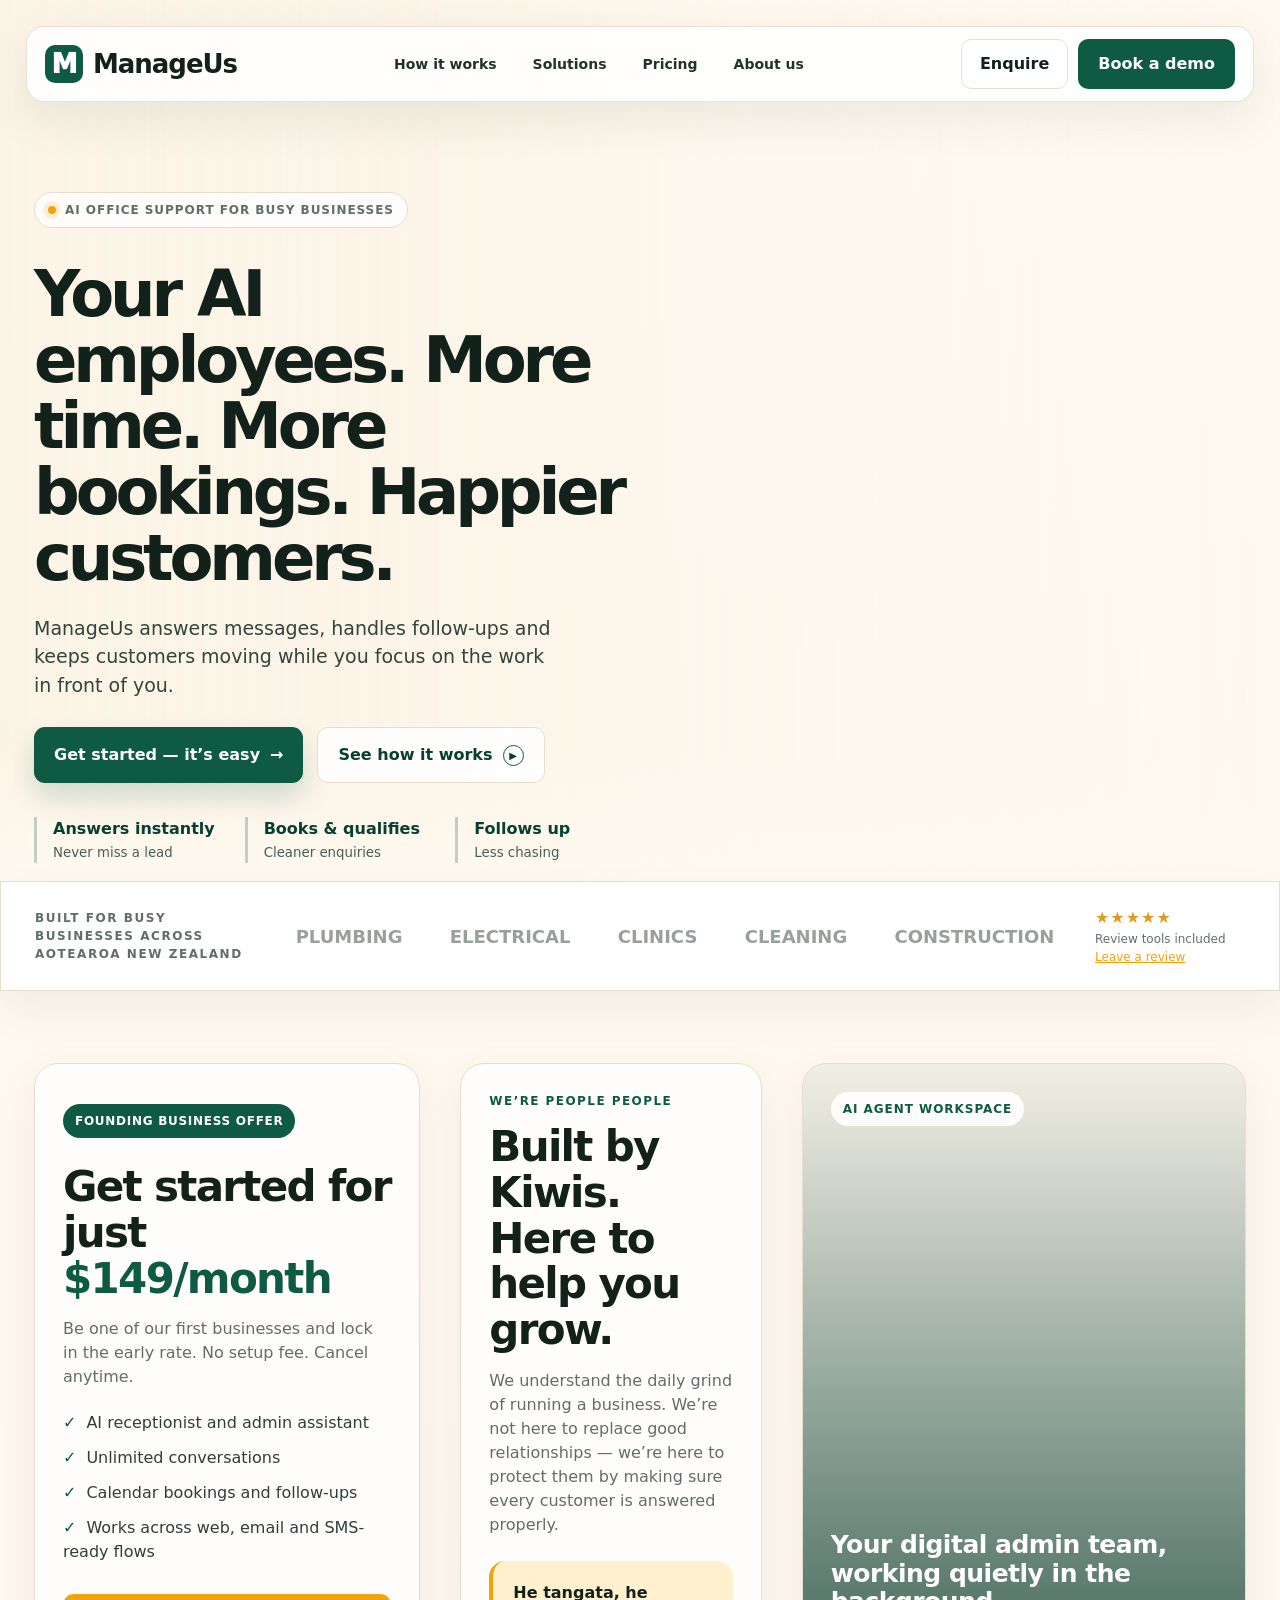
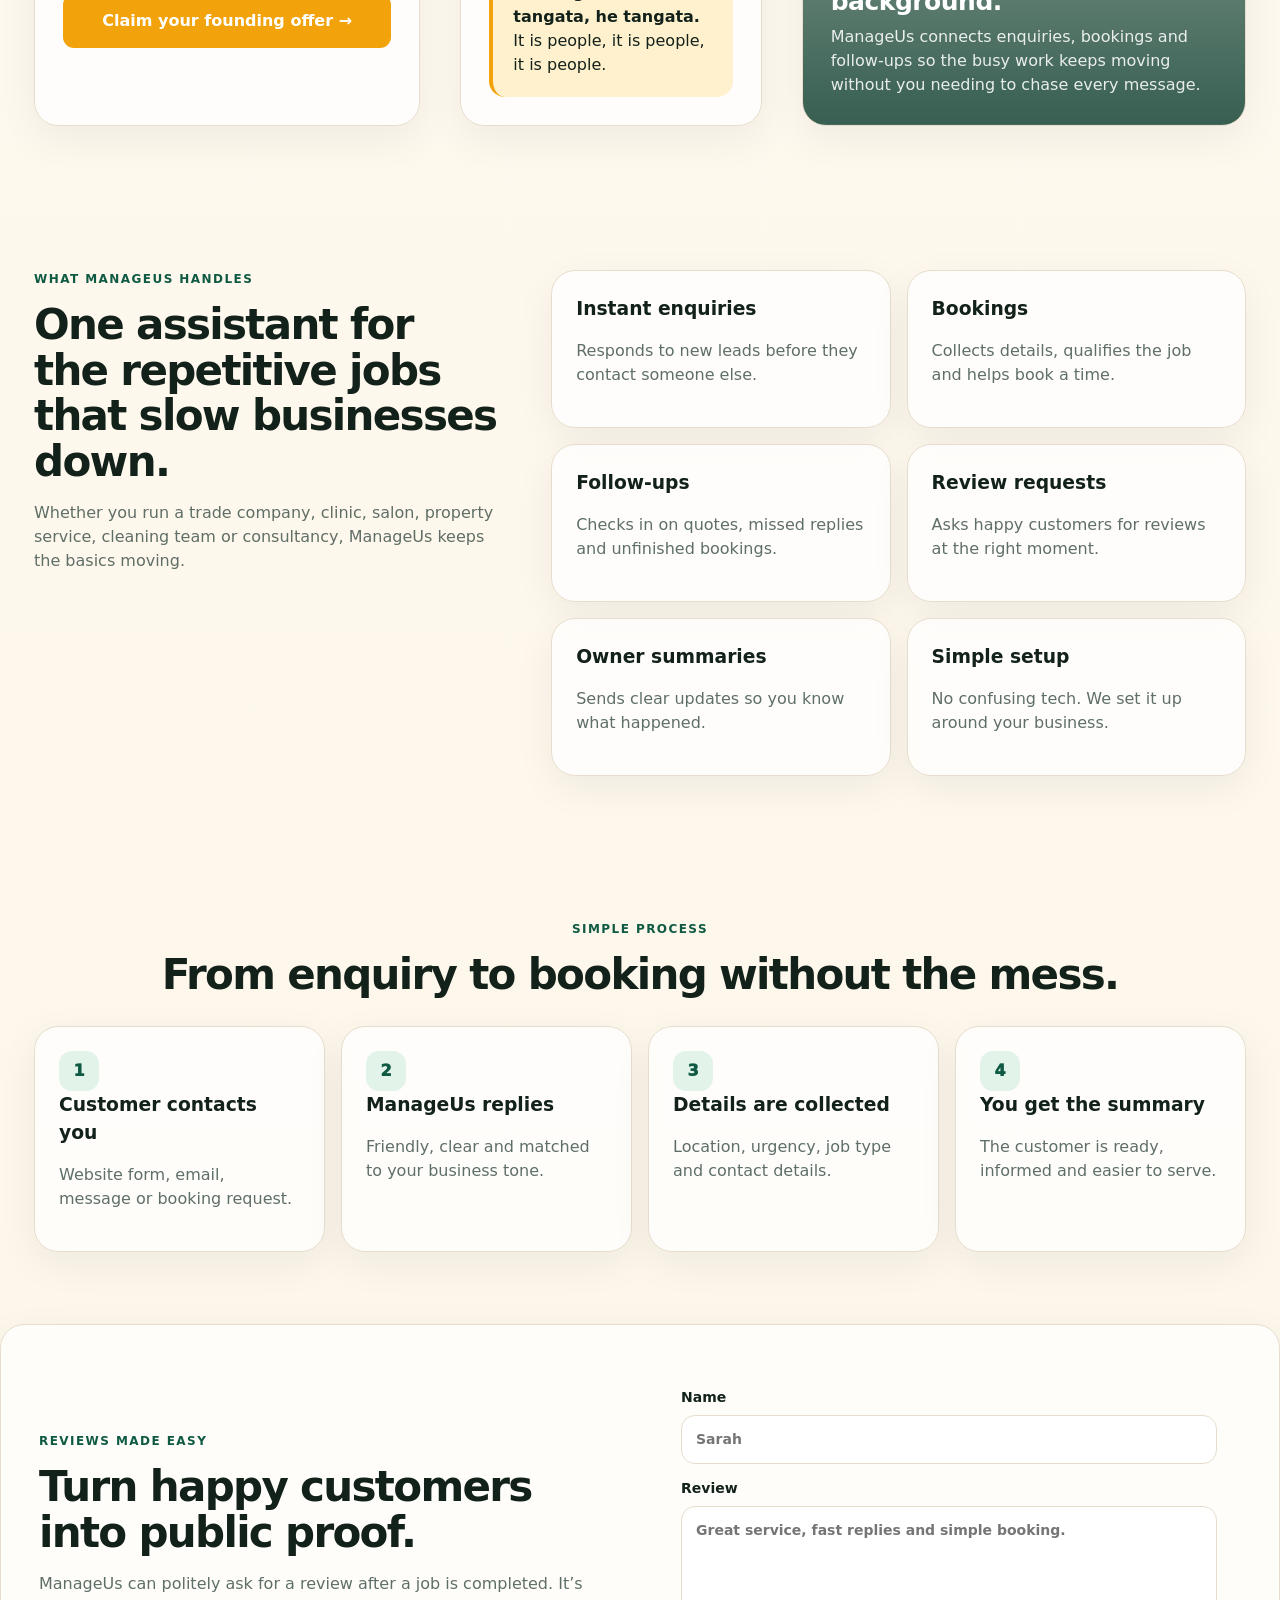
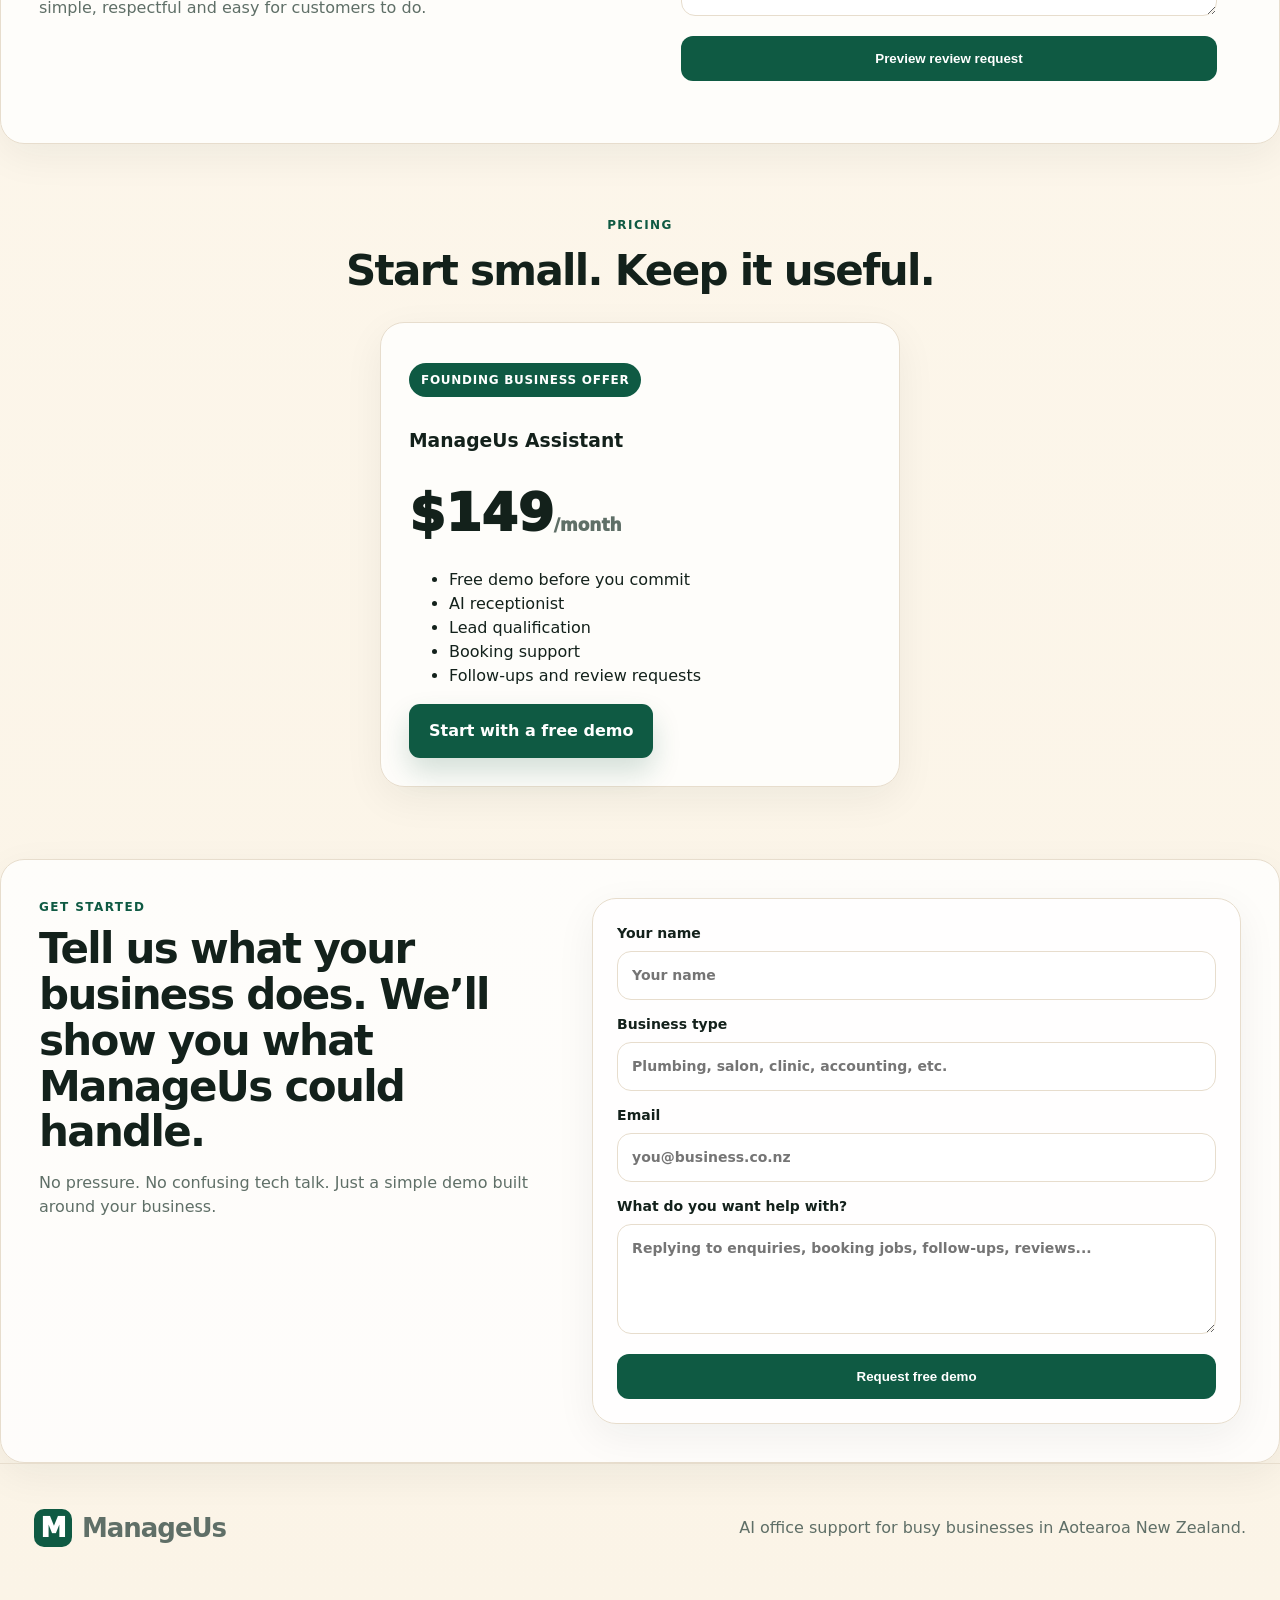
<file: index.html>
<!doctype html>
<html lang="en">
<head>
  <meta charset="UTF-8" />
  <meta name="viewport" content="width=device-width, initial-scale=1.0" />
  <title>ManageUs | AI Office Assistant for Busy Businesses</title>
  <meta name="description" content="ManageUs helps busy businesses answer enquiries, book jobs, follow up and collect reviews automatically." />
  <link rel="stylesheet" href="styles.css" />
</head>
<body>
  <section class="hero-shell">
    <header class="nav">
      <a class="brand" href="index.html" aria-label="ManageUs home"><span class="mark">M</span><span>ManageUs</span></a>
      <nav>
        <a href="how-it-works.html">How it works</a>
        <a href="#solutions">Solutions</a>
        <a href="#pricing">Pricing</a>
        <a href="about.html">About us</a>
      </nav>
      <div class="nav-actions">
        <a class="login" href="#contact">Enquire</a>
        <a class="nav-cta" href="#contact">Book a demo</a>
      </div>
    </header>

    <div class="hero">
      <div class="hero-copy">
        <p class="pill"><span></span> AI office support for busy businesses</p>
        <h1>Your AI employees. More time. More bookings. Happier customers.</h1>
        <p class="lead">ManageUs answers messages, handles follow-ups and keeps customers moving while you focus on the work in front of you.</p>
        <div class="hero-buttons">
          <a class="button primary" href="#contact">Get started — it’s easy <span>→</span></a>
          <a class="button secondary" href="how-it-works.html">See how it works <span class="play">▶</span></a>
        </div>
        <div class="quick-points">
          <div><strong>Answers instantly</strong><small>Never miss a lead</small></div>
          <div><strong>Books & qualifies</strong><small>Cleaner enquiries</small></div>
          <div><strong>Follows up</strong><small>Less chasing</small></div>
        </div>
      </div>
    </div>
  </section>

  <main>
    <section class="logo-strip">
      <p>Built for busy businesses across Aotearoa New Zealand</p>
      <div class="fake-logos">
        <span>Plumbing</span><span>Electrical</span><span>Clinics</span><span>Cleaning</span><span>Construction</span>
      </div>
      <div class="rating"><strong>★★★★★</strong><small>Review tools included</small><a href="#reviews">Leave a review</a></div>
    </section>

    <section class="section intro-grid">
      <article class="deal-card">
        <p class="badge">Founding business offer</p>
        <h2>Get started for just <span>$149/month</span></h2>
        <p>Be one of our first businesses and lock in the early rate. No setup fee. Cancel anytime.</p>
        <ul>
          <li>AI receptionist and admin assistant</li>
          <li>Unlimited conversations</li>
          <li>Calendar bookings and follow-ups</li>
          <li>Works across web, email and SMS-ready flows</li>
        </ul>
        <a class="button gold" href="#contact">Claim your founding offer →</a>
      </article>

      <article class="people-card">
        <p class="eyebrow">We’re people people</p>
        <h2>Built by Kiwis. Here to help you grow.</h2>
        <p>We understand the daily grind of running a business. We’re not here to replace good relationships — we’re here to protect them by making sure every customer is answered properly.</p>
        <blockquote>
          <strong>He tangata, he tangata, he tangata.</strong>
          <span>It is people, it is people, it is people.</span>
        </blockquote>
      </article>

      <article class="ai-photo-card">
        <div class="ai-card-label">AI agent workspace</div>
        <div>
          <h3>Your digital admin team, working quietly in the background.</h3>
          <p>ManageUs connects enquiries, bookings and follow-ups so the busy work keeps moving without you needing to chase every message.</p>
        </div>
      </article>
    </section>

    <section id="solutions" class="section split">
      <div>
        <p class="eyebrow">What ManageUs handles</p>
        <h2>One assistant for the repetitive jobs that slow businesses down.</h2>
        <p>Whether you run a trade company, clinic, salon, property service, cleaning team or consultancy, ManageUs keeps the basics moving.</p>
      </div>
      <div class="feature-grid">
        <article><h3>Instant enquiries</h3><p>Responds to new leads before they contact someone else.</p></article>
        <article><h3>Bookings</h3><p>Collects details, qualifies the job and helps book a time.</p></article>
        <article><h3>Follow-ups</h3><p>Checks in on quotes, missed replies and unfinished bookings.</p></article>
        <article><h3>Review requests</h3><p>Asks happy customers for reviews at the right moment.</p></article>
        <article><h3>Owner summaries</h3><p>Sends clear updates so you know what happened.</p></article>
        <article><h3>Simple setup</h3><p>No confusing tech. We set it up around your business.</p></article>
      </div>
    </section>

    <section class="section process">
      <p class="eyebrow">Simple process</p>
      <h2>From enquiry to booking without the mess.</h2>
      <div class="process-row">
        <article><span>1</span><h3>Customer contacts you</h3><p>Website form, email, message or booking request.</p></article>
        <article><span>2</span><h3>ManageUs replies</h3><p>Friendly, clear and matched to your business tone.</p></article>
        <article><span>3</span><h3>Details are collected</h3><p>Location, urgency, job type and contact details.</p></article>
        <article><span>4</span><h3>You get the summary</h3><p>The customer is ready, informed and easier to serve.</p></article>
      </div>
    </section>

    <section id="reviews" class="section review-section">
      <div>
        <p class="eyebrow">Reviews made easy</p>
        <h2>Turn happy customers into public proof.</h2>
        <p>ManageUs can politely ask for a review after a job is completed. It’s simple, respectful and easy for customers to do.</p>
      </div>
      <div class="review-form">
        <label>Name<input type="text" placeholder="Sarah" /></label>
        <label>Review<textarea placeholder="Great service, fast replies and simple booking."></textarea></label>
        <button type="button">Preview review request</button>
      </div>
    </section>

    <section id="pricing" class="section pricing">
      <p class="eyebrow">Pricing</p>
      <h2>Start small. Keep it useful.</h2>
      <div class="price-card">
        <p class="badge">Founding business offer</p>
        <h3>ManageUs Assistant</h3>
        <p class="price">$149<span>/month</span></p>
        <ul>
          <li>Free demo before you commit</li>
          <li>AI receptionist</li>
          <li>Lead qualification</li>
          <li>Booking support</li>
          <li>Follow-ups and review requests</li>
        </ul>
        <a class="button primary" href="#contact">Start with a free demo</a>
      </div>
    </section>

    <section id="contact" class="section contact">
      <div class="contact-copy">
        <p class="eyebrow">Get started</p>
        <h2>Tell us what your business does. We’ll show you what ManageUs could handle.</h2>
        <p>No pressure. No confusing tech talk. Just a simple demo built around your business.</p>
      </div>
      <form class="contact-form" action="https://formsubmit.co/manageusinfo@gmail.com" method="POST">
        <input type="hidden" name="_subject" value="New ManageUs demo enquiry" />
        <input type="hidden" name="_template" value="table" />
        <input type="hidden" name="_captcha" value="false" />
        <input type="hidden" name="_next" value="https://barnaogeorge-code.github.io/ManageUs/thanks.html" />
        <label>Your name<input name="name" type="text" placeholder="Your name" required /></label>
        <label>Business type<input name="business" type="text" placeholder="Plumbing, salon, clinic, accounting, etc." required /></label>
        <label>Email<input name="email" type="email" placeholder="you@business.co.nz" required /></label>
        <label>What do you want help with?<textarea name="message" placeholder="Replying to enquiries, booking jobs, follow-ups, reviews..." required></textarea></label>
        <button type="submit">Request free demo</button>
      </form>
    </section>
  </main>

  <footer>
    <a class="brand" href="index.html"><span class="mark">M</span><span>ManageUs</span></a>
    <p>AI office support for busy businesses in Aotearoa New Zealand.</p>
  </footer>
</body>
</html>
</file>
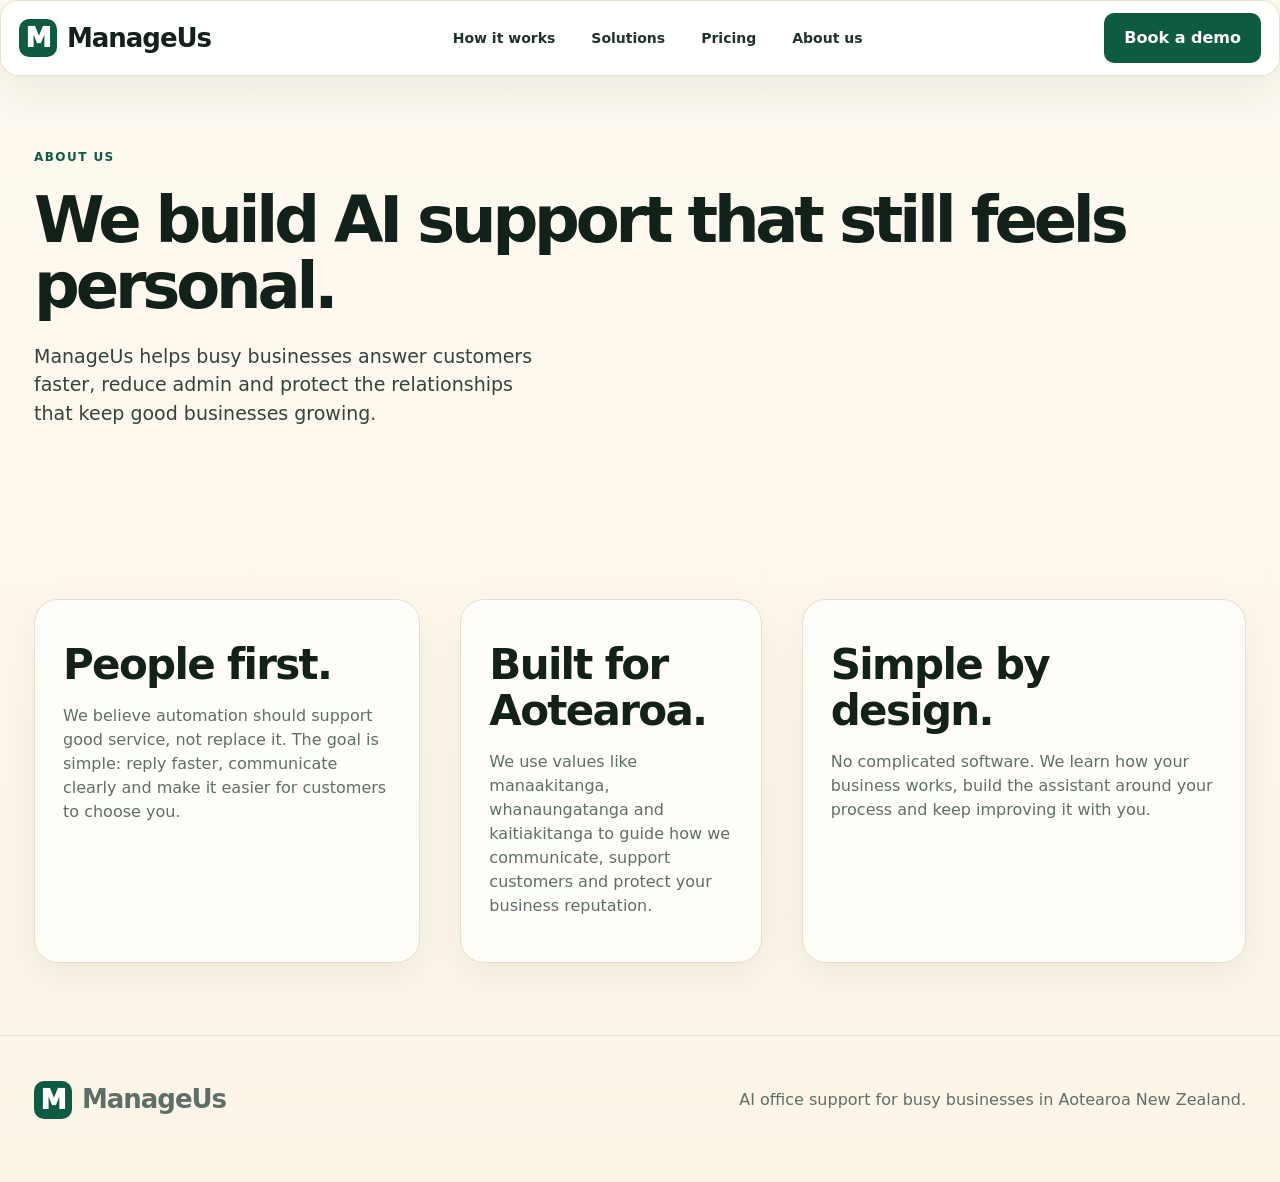
<file: about.html>
<!doctype html><html lang="en"><head><meta charset="UTF-8"><meta name="viewport" content="width=device-width, initial-scale=1.0"><title>About ManageUs</title><link rel="stylesheet" href="styles.css"></head><body><header class="nav"><a class="brand" href="index.html"><span class="mark">M</span><span>ManageUs</span></a><nav><a href="how-it-works.html">How it works</a><a href="index.html#solutions">Solutions</a><a href="index.html#pricing">Pricing</a><a href="about.html">About us</a></nav><div class="nav-actions"><a class="nav-cta" href="index.html#contact">Book a demo</a></div></header><main><section class="section"><p class="eyebrow">About us</p><h1>We build AI support that still feels personal.</h1><p class="lead">ManageUs helps busy businesses answer customers faster, reduce admin and protect the relationships that keep good businesses growing.</p></section><section class="section intro-grid"><article class="people-card"><h2>People first.</h2><p>We believe automation should support good service, not replace it. The goal is simple: reply faster, communicate clearly and make it easier for customers to choose you.</p></article><article class="people-card"><h2>Built for Aotearoa.</h2><p>We use values like manaakitanga, whanaungatanga and kaitiakitanga to guide how we communicate, support customers and protect your business reputation.</p></article><article class="people-card"><h2>Simple by design.</h2><p>No complicated software. We learn how your business works, build the assistant around your process and keep improving it with you.</p></article></section></main><footer><a class="brand" href="index.html"><span class="mark">M</span><span>ManageUs</span></a><p>AI office support for busy businesses in Aotearoa New Zealand.</p></footer></body></html>
</file>
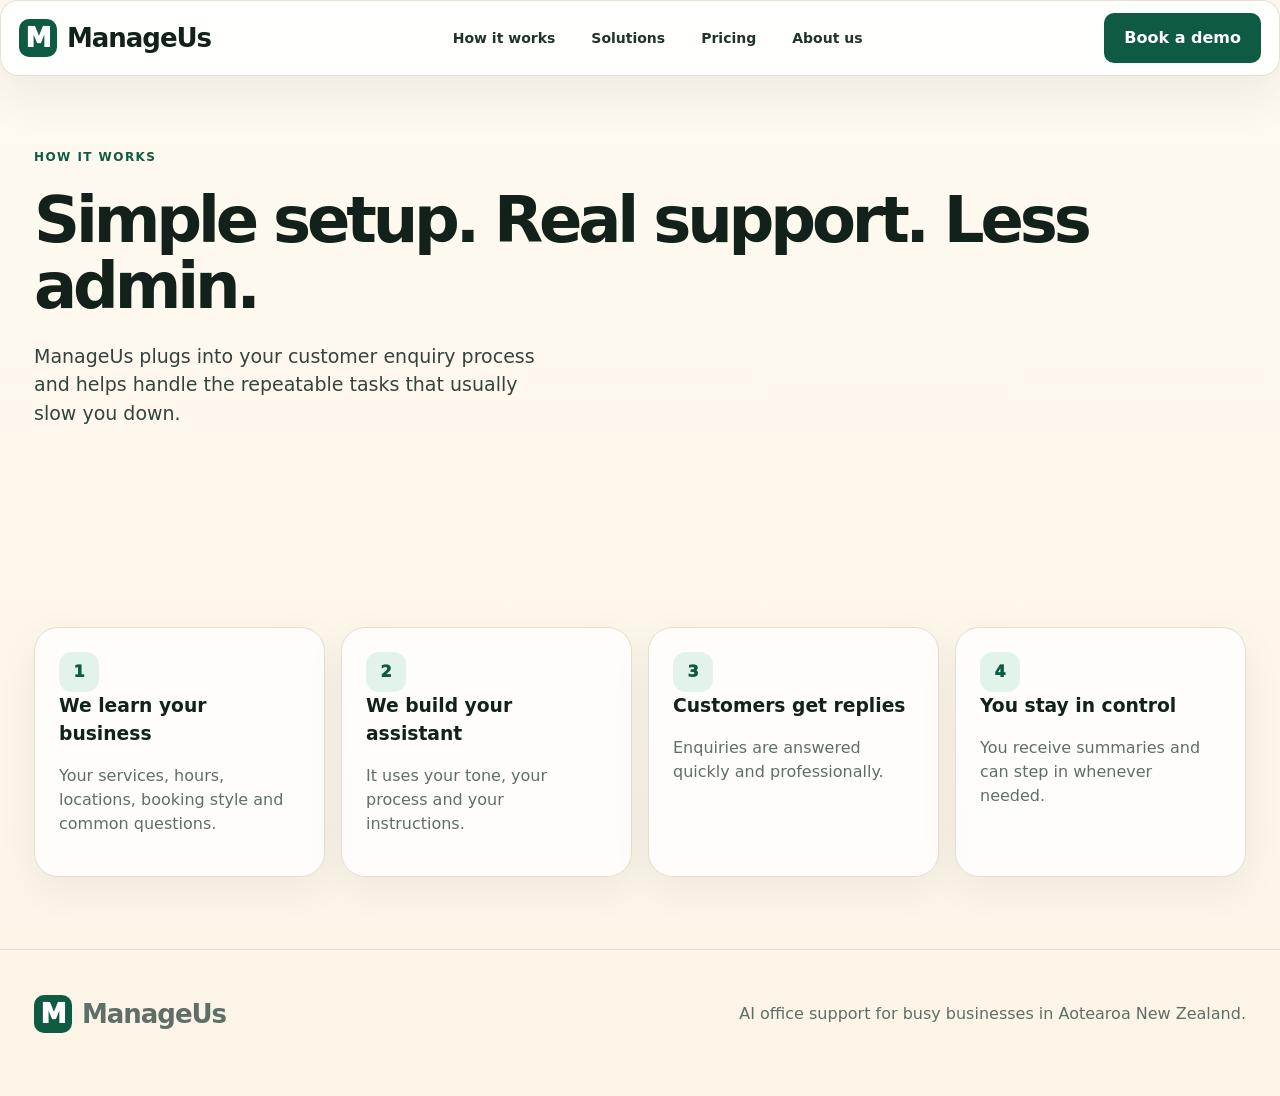
<file: how-it-works.html>
<!doctype html><html lang="en"><head><meta charset="UTF-8"><meta name="viewport" content="width=device-width, initial-scale=1.0"><title>How ManageUs Works</title><link rel="stylesheet" href="styles.css"></head><body><header class="nav"><a class="brand" href="index.html"><span class="mark">M</span><span>ManageUs</span></a><nav><a href="how-it-works.html">How it works</a><a href="index.html#solutions">Solutions</a><a href="index.html#pricing">Pricing</a><a href="about.html">About us</a></nav><div class="nav-actions"><a class="nav-cta" href="index.html#contact">Book a demo</a></div></header><main><section class="section"><p class="eyebrow">How it works</p><h1>Simple setup. Real support. Less admin.</h1><p class="lead">ManageUs plugs into your customer enquiry process and helps handle the repeatable tasks that usually slow you down.</p></section><section class="section process"><div class="process-row"><article><span>1</span><h3>We learn your business</h3><p>Your services, hours, locations, booking style and common questions.</p></article><article><span>2</span><h3>We build your assistant</h3><p>It uses your tone, your process and your instructions.</p></article><article><span>3</span><h3>Customers get replies</h3><p>Enquiries are answered quickly and professionally.</p></article><article><span>4</span><h3>You stay in control</h3><p>You receive summaries and can step in whenever needed.</p></article></div></section></main><footer><a class="brand" href="index.html"><span class="mark">M</span><span>ManageUs</span></a><p>AI office support for busy businesses in Aotearoa New Zealand.</p></footer></body></html>
</file>
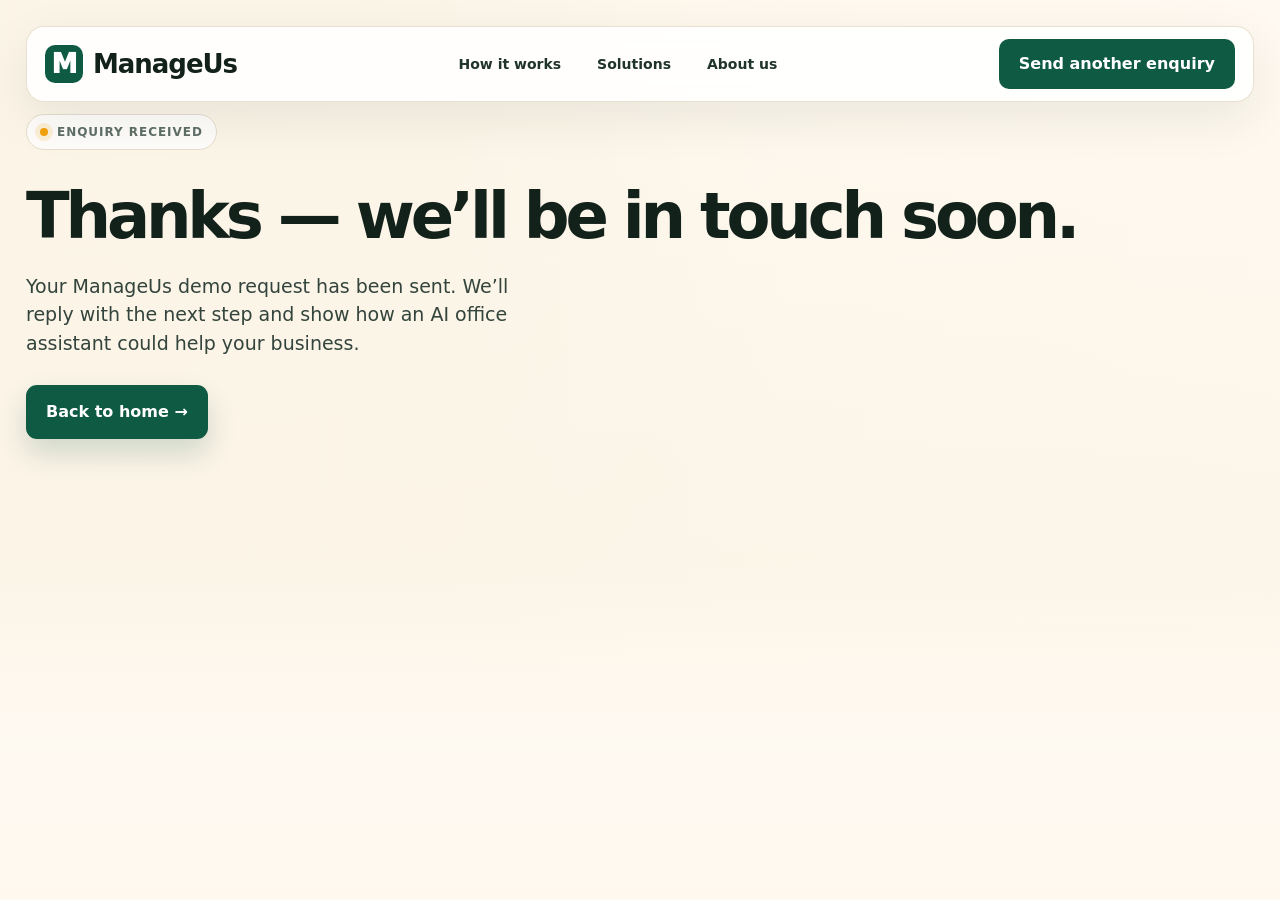
<file: thanks.html>
<!doctype html>
<html lang="en">
<head>
  <meta charset="UTF-8" />
  <meta name="viewport" content="width=device-width, initial-scale=1.0" />
  <title>Thanks | ManageUs</title>
  <link rel="stylesheet" href="styles.css" />
</head>
<body>
  <section class="hero-shell mini-page">
    <header class="nav">
      <a class="brand" href="index.html" aria-label="ManageUs home"><span class="mark">M</span><span>ManageUs</span></a>
      <nav><a href="how-it-works.html">How it works</a><a href="index.html#solutions">Solutions</a><a href="about.html">About us</a></nav>
      <div class="nav-actions"><a class="nav-cta" href="index.html#contact">Send another enquiry</a></div>
    </header>
    <div class="page-hero">
      <p class="pill"><span></span> Enquiry received</p>
      <h1>Thanks — we’ll be in touch soon.</h1>
      <p class="lead">Your ManageUs demo request has been sent. We’ll reply with the next step and show how an AI office assistant could help your business.</p>
      <a class="button primary" href="index.html">Back to home →</a>
    </div>
  </section>
</body>
</html>
</file>
<file: styles.css>
:root{
  --cream:#fbf4e7;
  --cream2:#fffaf1;
  --white:#ffffff;
  --ink:#13211b;
  --muted:#5f6f67;
  --line:#e7ddcd;
  --green:#0f5a43;
  --green2:#073f31;
  --mint:#e2f3ea;
  --gold:#f2a20b;
  --gold2:#fff1cd;
}
*{box-sizing:border-box}html{scroll-behavior:smooth}body{margin:0;font-family:Inter,ui-sans-serif,system-ui,-apple-system,BlinkMacSystemFont,"Segoe UI",sans-serif;background:linear-gradient(180deg,var(--cream2),var(--cream));color:var(--ink);line-height:1.5}a{text-decoration:none;color:inherit}.hero-shell{min-height:740px;padding:26px;background:linear-gradient(90deg,rgba(251,244,231,.97) 0%,rgba(251,244,231,.88) 35%,rgba(251,244,231,.25) 61%,rgba(251,244,231,.05) 100%),url('https://images.unsplash.com/photo-1504917595217-d4dc5ebe6122?auto=format&fit=crop&w=2200&q=85');background-size:cover;background-position:center right;position:relative}.hero-shell:after{content:"";position:absolute;inset:auto 0 0 0;height:180px;background:linear-gradient(180deg,rgba(251,244,231,0),var(--cream2));pointer-events:none}.nav{position:relative;z-index:3;max-width:1280px;margin:0 auto;background:rgba(255,255,255,.88);border:1px solid rgba(231,221,205,.9);border-radius:18px;padding:12px 18px;display:flex;align-items:center;justify-content:space-between;box-shadow:0 16px 50px rgba(19,33,27,.08);backdrop-filter:blur(14px)}.brand{display:flex;align-items:center;gap:10px;font-size:26px;font-weight:900;letter-spacing:-.04em}.mark{display:inline-grid;place-items:center;width:38px;height:38px;border-radius:10px;background:var(--green);color:white;font-weight:950}nav{display:flex;gap:36px;color:#20342b;font-weight:650;font-size:14px}.nav-actions{display:flex;gap:10px;align-items:center}.login{padding:12px 18px;border:1px solid var(--line);border-radius:10px;background:white;font-weight:700}.nav-cta{padding:13px 20px;border-radius:10px;background:var(--green);color:white;font-weight:800}.hero{max-width:1280px;margin:0 auto;position:relative;z-index:2;padding:78px 8px 34px;display:grid;grid-template-columns:minmax(320px,610px) 1fr}.pill{display:inline-flex;align-items:center;gap:9px;background:rgba(255,255,255,.78);border:1px solid var(--line);border-radius:999px;padding:8px 13px;text-transform:uppercase;font-size:12px;letter-spacing:.08em;font-weight:850}.pill span{width:8px;height:8px;background:var(--gold);border-radius:50%;box-shadow:0 0 0 5px rgba(242,162,11,.15)}h1{font-size:64px;line-height:1.03;letter-spacing:-.065em;margin:22px 0;color:var(--ink)}.hero h1{max-width:630px}.hero h1::first-line{color:var(--ink)}.lead{font-size:19px;color:#33443c;max-width:520px;margin:0 0 28px}.hero-buttons{display:flex;gap:14px;flex-wrap:wrap}.button{display:inline-flex;align-items:center;justify-content:center;gap:10px;border-radius:11px;padding:15px 20px;font-weight:850}.primary{background:var(--green);color:white;box-shadow:0 14px 28px rgba(15,90,67,.18)}.secondary{background:rgba(255,255,255,.86);border:1px solid var(--line);color:var(--green2)}.gold{background:var(--gold);color:white;width:100%;margin-top:8px}.play{display:inline-grid;place-items:center;width:21px;height:21px;border:1px solid var(--green);border-radius:50%;font-size:10px}.quick-points{margin-top:34px;display:grid;grid-template-columns:repeat(3,1fr);gap:22px;max-width:620px}.quick-points div{padding-left:16px;border-left:3px solid rgba(15,90,67,.25)}.quick-points strong{display:block;color:var(--green2)}.quick-points small{display:block;color:#476057;margin-top:2px}.logo-strip{max-width:1280px;margin:-42px auto 0;position:relative;z-index:4;background:white;border:1px solid var(--line);border-radius:0;padding:24px 34px;display:grid;grid-template-columns:220px 1fr 150px;gap:25px;align-items:center;box-shadow:0 18px 45px rgba(19,33,27,.06)}.logo-strip p{margin:0;text-transform:uppercase;letter-spacing:.13em;font-size:12px;font-weight:850}.fake-logos{display:flex;justify-content:space-around;gap:16px;flex-wrap:wrap;color:#99a09b;font-size:18px;font-weight:900;text-transform:uppercase}.rating strong{color:#df9a20;letter-spacing:1px}.rating small,.rating a{display:block;font-size:12px;color:var(--muted)}.rating a{color:var(--gold);text-decoration:underline}.section{max-width:1280px;margin:0 auto;padding:72px 34px}.intro-grid{display:grid;grid-template-columns:1fr .78fr 1.15fr;gap:40px;align-items:stretch}.deal-card,.people-card,.video-card,.ai-photo-card,.feature-grid article,.process-row article,.price-card,.review-section,.contact,.contact-form{background:rgba(255,255,255,.78);border:1px solid var(--line);border-radius:24px;box-shadow:0 12px 40px rgba(19,33,27,.06)}.deal-card,.people-card{padding:28px}.badge{display:inline-flex;background:var(--green);color:white;border-radius:999px;padding:8px 12px;text-transform:uppercase;font-size:12px;font-weight:850;letter-spacing:.06em}.deal-card h2,.people-card h2,.section h2{font-size:42px;line-height:1.09;letter-spacing:-.04em;margin:14px 0}.deal-card h2 span{color:var(--green)}p{color:var(--muted);font-size:16px}.deal-card ul{padding:0;margin:22px 0;list-style:none}.deal-card li{margin:11px 0;color:#2d4037}.deal-card li:before{content:"✓";color:var(--green);font-weight:900;margin-right:10px}.eyebrow{text-transform:uppercase;letter-spacing:.12em;font-size:12px;font-weight:900;color:var(--green);margin:0 0 10px}.people-card blockquote{margin:24px 0 0;padding:20px;border-left:4px solid var(--gold);background:var(--gold2);border-radius:16px}.people-card blockquote strong,.people-card blockquote span{display:block}
.ai-photo-card{padding:28px;min-height:260px;background:linear-gradient(180deg,rgba(11,61,47,.05),rgba(11,61,47,.82)),url('https://images.unsplash.com/photo-1556761175-b413da4baf72?auto=format&fit=crop&w=1200&q=85');background-size:cover;background-position:center;display:flex;flex-direction:column;justify-content:space-between;color:white}
.ai-photo-card p{color:rgba(255,255,255,.88);margin:0;max-width:420px}.ai-photo-card h3{margin:0 0 8px;font-size:25px;line-height:1.14;letter-spacing:-.02em}.ai-card-label{align-self:flex-start;background:rgba(255,255,255,.9);color:var(--green);border-radius:999px;padding:8px 12px;font-size:12px;text-transform:uppercase;letter-spacing:.08em;font-weight:900}

.video-card{padding:28px;min-height:260px;background:linear-gradient(180deg,rgba(11,61,47,.08),rgba(11,61,47,.72)),url('https://images.unsplash.com/photo-1541888946425-d81bb19240f5?auto=format&fit=crop&w=1200&q=85');background-size:cover;background-position:center;display:flex;align-items:end;gap:18px;color:white}.video-card p{color:rgba(255,255,255,.86);margin:0}.video-card h3{margin:0 0 4px;font-size:22px}.play-button{width:72px;height:72px;border-radius:50%;background:white;color:var(--green);display:grid;place-items:center;font-weight:900;flex:0 0 auto}.split{display:grid;grid-template-columns:.8fr 1.2fr;gap:54px}.feature-grid{display:grid;grid-template-columns:repeat(2,1fr);gap:16px}.feature-grid article,.process-row article{padding:24px}.feature-grid h3,.process-row h3{margin:0 0 8px}.process{text-align:center}.process-row{margin-top:28px;display:grid;grid-template-columns:repeat(4,1fr);gap:16px;text-align:left}.process-row span{display:inline-grid;place-items:center;width:40px;height:40px;border-radius:13px;background:var(--mint);color:var(--green);font-weight:950}.review-section{display:grid;grid-template-columns:1fr 1fr;gap:34px;align-items:center;padding:38px}.review-form,.contact-form{display:grid;gap:14px;padding:24px}label{font-weight:800;font-size:14px;color:var(--ink)}input,textarea{width:100%;margin-top:7px;border:1px solid var(--line);border-radius:14px;padding:13px 14px;font:inherit;background:#fff;color:var(--ink)}textarea{min-height:110px;resize:vertical}button{border:0;border-radius:12px;padding:15px 18px;background:var(--green);color:white;font-weight:900;cursor:pointer}.pricing{text-align:center}.price-card{max-width:520px;margin:28px auto 0;text-align:left;padding:28px}.price{font-size:52px;color:var(--ink);font-weight:950;margin:6px 0}.price span{font-size:17px;color:var(--muted)}.contact{display:grid;grid-template-columns:.8fr 1fr;gap:34px;padding:38px;align-items:start}.contact-copy h2{margin-top:0}footer{max-width:1280px;margin:0 auto;padding:36px 34px 54px;border-top:1px solid var(--line);display:flex;align-items:center;justify-content:space-between;color:var(--muted)}
@media(max-width:980px){.hero-shell{padding:14px;min-height:auto;background-position:center}.nav{gap:14px;align-items:flex-start}.nav nav{display:none}.nav-actions{margin-left:auto}.login{display:none}.hero{padding:50px 4px 80px;grid-template-columns:1fr}h1{font-size:44px}.quick-points,.logo-strip,.intro-grid,.split,.process-row,.review-section,.contact{grid-template-columns:1fr}.logo-strip{margin:0 14px}.feature-grid{grid-template-columns:1fr}footer{display:block}.brand{font-size:22px}}
</file>
